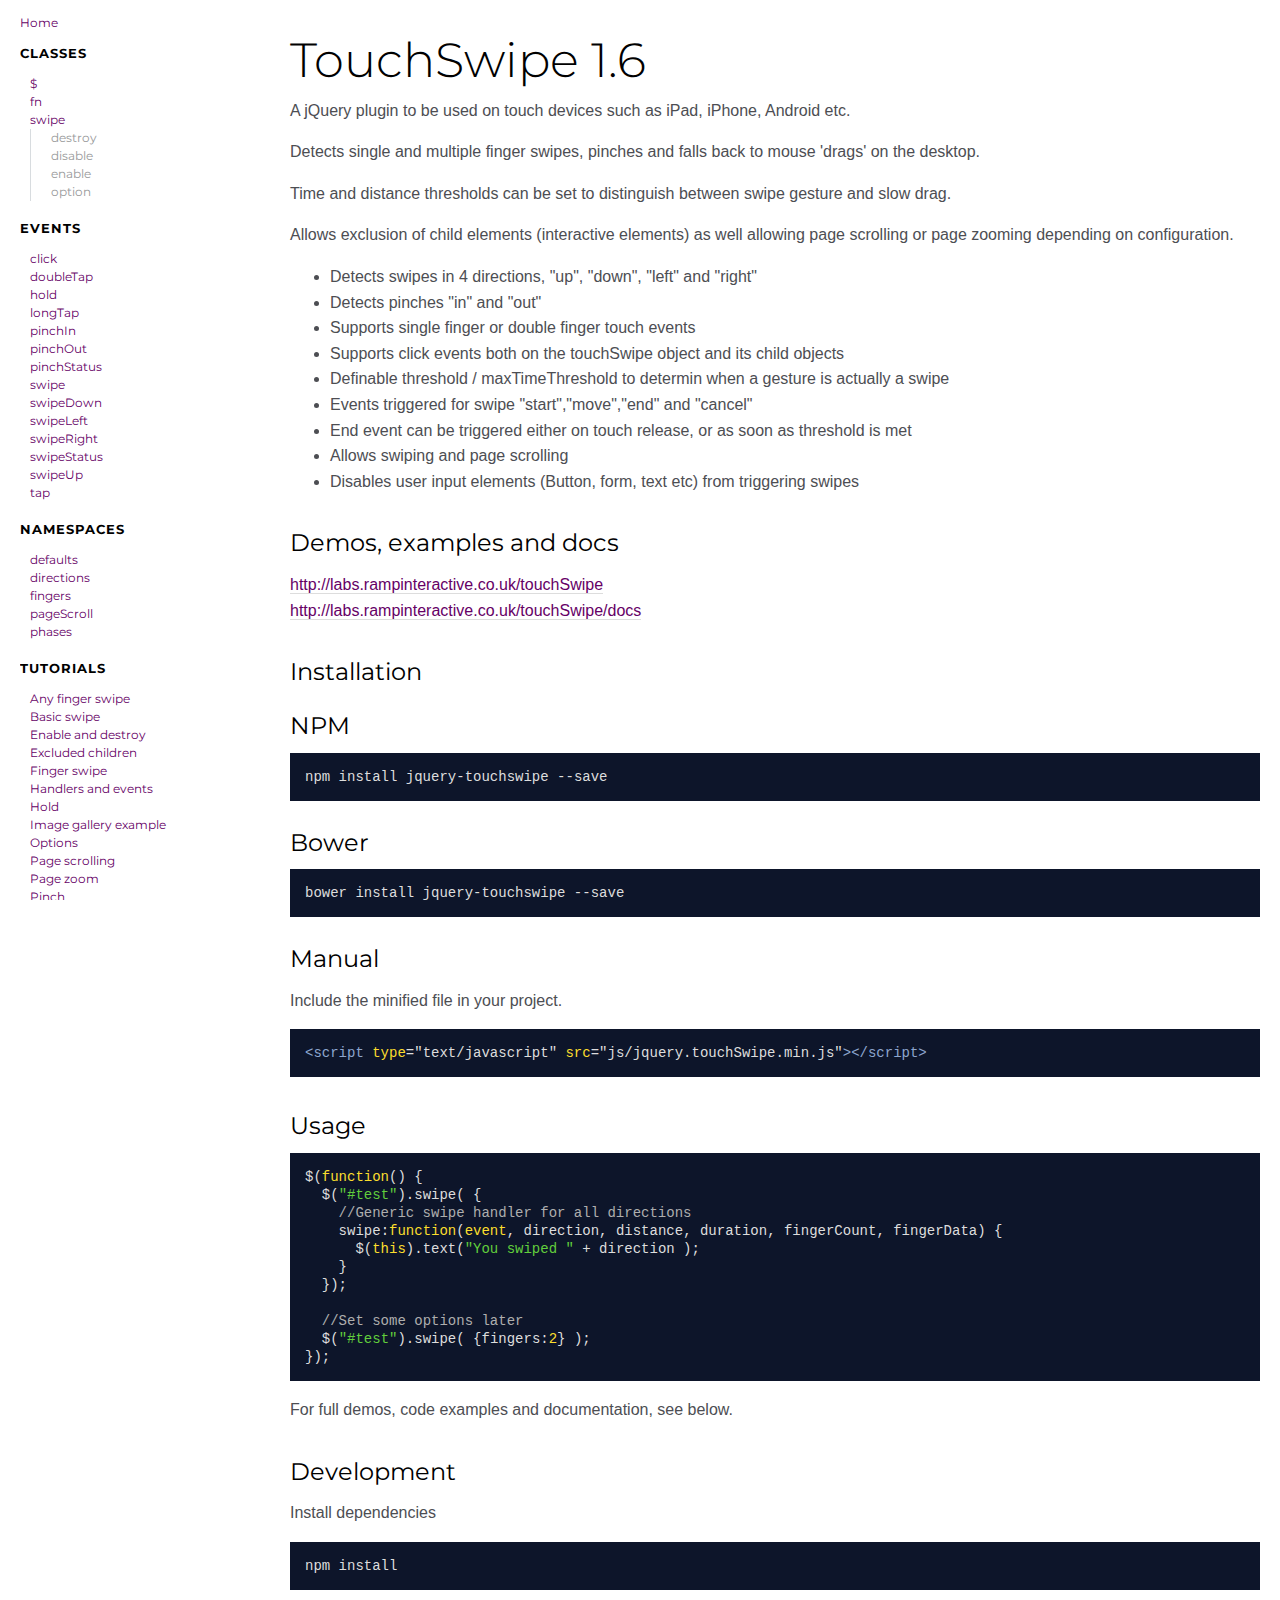
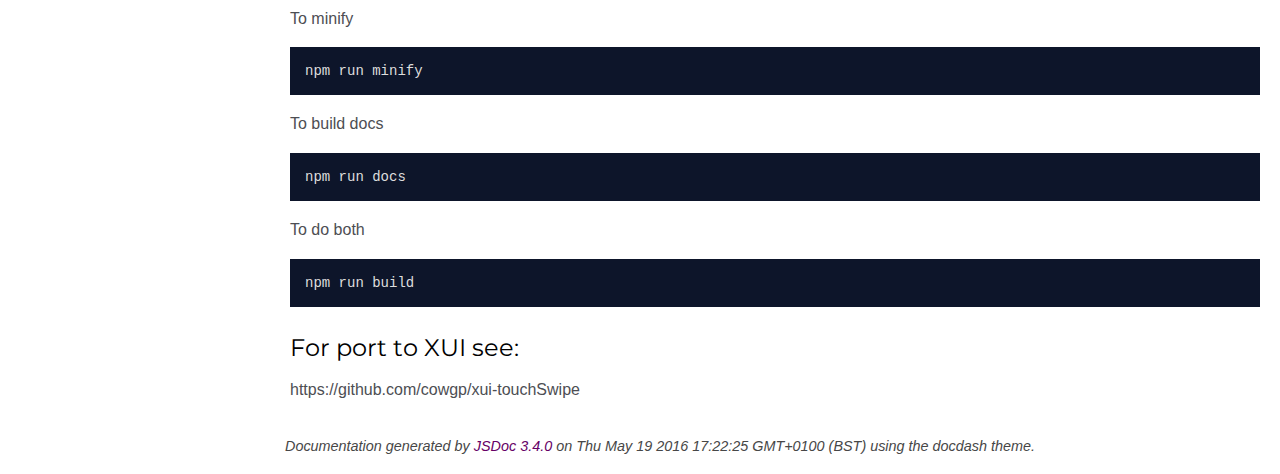
<file: static/scripts/TouchSwipe-Jquery-Plugin-master/docs/index.html>
<!DOCTYPE html>
<html lang="en">
<head>
    <meta charset="utf-8">
    <title>Home - Documentation</title>

    <script src="scripts/prettify/prettify.js"></script>
    <script src="scripts/prettify/lang-css.js"></script>
    <!--[if lt IE 9]>
      <script src="//html5shiv.googlecode.com/svn/trunk/html5.js"></script>
    <![endif]-->
    <link type="text/css" rel="stylesheet" href="https://code.ionicframework.com/ionicons/2.0.1/css/ionicons.min.css">
    <link type="text/css" rel="stylesheet" href="styles/prettify.css">
    <link type="text/css" rel="stylesheet" href="styles/jsdoc.css">
</head>
<body>

<input type="checkbox" id="nav-trigger" class="nav-trigger" />
<label for="nav-trigger" class="navicon-button x">
  <div class="navicon"></div>
</label>

<label for="nav-trigger" class="overlay"></label>

<nav>
    <h2><a href="index.html">Home</a></h2><h3>Classes</h3><ul><li><a href="$.html">$</a></li><li><a href="$.fn.html">fn</a></li><li><a href="$.fn.swipe.html">swipe</a><ul class='methods'><li data-type='method'><a href="$.fn.swipe.html#destroy">destroy</a></li><li data-type='method'><a href="$.fn.swipe.html#disable">disable</a></li><li data-type='method'><a href="$.fn.swipe.html#enable">enable</a></li><li data-type='method'><a href="$.fn.swipe.html#option">option</a></li></ul></li></ul><h3>Events</h3><ul><li><a href="$.fn.swipe.html#event:click">click</a></li><li><a href="$.fn.swipe.html#event:doubleTap">doubleTap</a></li><li><a href="$.fn.swipe.html#event:hold">hold</a></li><li><a href="$.fn.swipe.html#event:longTap">longTap</a></li><li><a href="$.fn.swipe.html#event:pinchIn">pinchIn</a></li><li><a href="$.fn.swipe.html#event:pinchOut">pinchOut</a></li><li><a href="$.fn.swipe.html#event:pinchStatus">pinchStatus</a></li><li><a href="$.fn.swipe.html#event:swipe">swipe</a></li><li><a href="$.fn.swipe.html#event:swipeDown">swipeDown</a></li><li><a href="$.fn.swipe.html#event:swipeLeft">swipeLeft</a></li><li><a href="$.fn.swipe.html#event:swipeRight">swipeRight</a></li><li><a href="$.fn.swipe.html#event:swipeStatus">swipeStatus</a></li><li><a href="$.fn.swipe.html#event:swipeUp">swipeUp</a></li><li><a href="$.fn.swipe.html#event:tap">tap</a></li></ul><h3>Namespaces</h3><ul><li><a href="$.fn.swipe.defaults.html">defaults</a></li><li><a href="$.fn.swipe.directions.html">directions</a></li><li><a href="$.fn.swipe.fingers.html">fingers</a></li><li><a href="$.fn.swipe.pageScroll.html">pageScroll</a></li><li><a href="$.fn.swipe.phases.html">phases</a></li></ul><h3>Tutorials</h3><ul><li><a href="tutorial-Any_finger_swipe.html">Any finger swipe</a></li><li><a href="tutorial-Basic_swipe.html">Basic swipe</a></li><li><a href="tutorial-Enable_and_destroy.html">Enable and destroy</a></li><li><a href="tutorial-Excluded_children.html">Excluded children</a></li><li><a href="tutorial-Finger_swipe.html">Finger swipe</a></li><li><a href="tutorial-Handlers_and_events.html">Handlers and events</a></li><li><a href="tutorial-Hold.html">Hold</a></li><li><a href="tutorial-Image_gallery_example.html">Image gallery example</a></li><li><a href="tutorial-Options.html">Options</a></li><li><a href="tutorial-Page_scrolling.html">Page scrolling</a></li><li><a href="tutorial-Page_zoom.html">Page zoom</a></li><li><a href="tutorial-Pinch.html">Pinch</a></li><li><a href="tutorial-Pinch_and_Swipe.html">Pinch and Swipe</a></li><li><a href="tutorial-Pinch_status.html">Pinch status</a></li><li><a href="tutorial-Single_swipe.html">Single swipe</a></li><li><a href="tutorial-Stop_propegation.html">Stop propegation</a></li><li><a href="tutorial-Swipe_status.html">Swipe status</a></li><li><a href="tutorial-Tap_vs_swipe.html">Tap vs swipe</a></li><li><a href="tutorial-Thresholds.html">Thresholds</a></li><li><a href="tutorial-Trigger_handlers.html">Trigger handlers</a></li><li><a href="tutorial-index_.html">index</a></li></ul>
</nav>

<div id="main">
    

    



    









    


    <section class="readme">
        <article><h1>TouchSwipe 1.6</h1><p>A jQuery plugin to be used on touch devices such as iPad, iPhone, Android etc.</p>
<p>Detects single and multiple finger swipes, pinches and falls back to mouse 'drags' on the desktop.</p>
<p>Time and distance thresholds can be set to distinguish between swipe gesture and slow drag.</p>
<p>Allows exclusion of child elements (interactive elements) as well allowing page scrolling or page zooming depending on configuration.</p>
<ul>
<li>Detects swipes in 4 directions, &quot;up&quot;, &quot;down&quot;, &quot;left&quot; and &quot;right&quot;</li>
<li>Detects pinches &quot;in&quot; and &quot;out&quot;</li>
<li>Supports single finger or double finger touch events</li>
<li>Supports click events both on the touchSwipe object and its child objects</li>
<li>Definable threshold / maxTimeThreshold to determin when a gesture is actually a swipe</li>
<li>Events triggered for swipe &quot;start&quot;,&quot;move&quot;,&quot;end&quot; and &quot;cancel&quot;</li>
<li>End event can be triggered either on touch release, or as soon as threshold is met</li>
<li>Allows swiping and page scrolling</li>
<li>Disables user input elements (Button, form, text etc) from triggering swipes</li>
</ul>
<h2>Demos, examples and docs</h2><p><a href="http://labs.rampinteractive.co.uk/touchSwipe">http://labs.rampinteractive.co.uk/touchSwipe</a><br><a href="http://labs.rampinteractive.co.uk/touchSwipe/docs">http://labs.rampinteractive.co.uk/touchSwipe/docs</a></p>
<h2>Installation</h2><h3>NPM</h3><pre class="prettyprint source lang-bash"><code>npm install jquery-touchswipe --save</code></pre><h3>Bower</h3><pre class="prettyprint source lang-bash"><code>bower install jquery-touchswipe --save</code></pre><h3>Manual</h3><p>Include the minified file in your project.</p>
<pre class="prettyprint source lang-html"><code>&lt;script type=&quot;text/javascript&quot; src=&quot;js/jquery.touchSwipe.min.js&quot;>&lt;/script></code></pre><h2>Usage</h2><pre class="prettyprint source lang-javascript"><code>$(function() {
  $(&quot;#test&quot;).swipe( {
    //Generic swipe handler for all directions
    swipe:function(event, direction, distance, duration, fingerCount, fingerData) {
      $(this).text(&quot;You swiped &quot; + direction );  
    }
  });

  //Set some options later
  $(&quot;#test&quot;).swipe( {fingers:2} );
});</code></pre><p>For full demos, code examples and documentation, see below.</p>
<h2>Development</h2><p>Install dependencies</p>
<pre class="prettyprint source lang-bash"><code>npm install</code></pre><p>To minify</p>
<pre class="prettyprint source lang-bash"><code>npm run minify</code></pre><p>To build docs</p>
<pre class="prettyprint source lang-bash"><code>npm run docs</code></pre><p>To do both</p>
<pre class="prettyprint source lang-bash"><code>npm run build</code></pre><h3>For port to XUI see:</h3><p>https://github.com/cowgp/xui-touchSwipe</p></article>
    </section>






</div>

<br class="clear">

<footer>
    Documentation generated by <a href="https://github.com/jsdoc3/jsdoc">JSDoc 3.4.0</a> on Thu May 19 2016 17:22:25 GMT+0100 (BST) using the docdash theme.
</footer>

<script>prettyPrint();</script>
<script src="scripts/linenumber.js"></script>
</body>
</html>
</file>
<file: static/scripts/TouchSwipe-Jquery-Plugin-master/docs/styles/prettify.css>
.pln {
  color: #ddd;
}

/* string content */
.str {
  color: #61ce3c;
}

/* a keyword */
.kwd {
  color: #fbde2d;
}

/* a comment */
.com {
  color: #aeaeae;
}

/* a type name */
.typ {
  color: #8da6ce;
}

/* a literal value */
.lit {
  color: #fbde2d;
}

/* punctuation */
.pun {
  color: #ddd;
}

/* lisp open bracket */
.opn {
  color: #000000;
}

/* lisp close bracket */
.clo {
  color: #000000;
}

/* a markup tag name */
.tag {
  color: #8da6ce;
}

/* a markup attribute name */
.atn {
  color: #fbde2d;
}

/* a markup attribute value */
.atv {
  color: #ddd;
}

/* a declaration */
.dec {
  color: #EF5050;
}

/* a variable name */
.var {
  color: #c82829;
}

/* a function name */
.fun {
  color: #4271ae;
}

/* Specify class=linenums on a pre to get line numbering */
ol.linenums {
  margin-top: 0;
  margin-bottom: 0;
}
</file>
<file: static/scripts/TouchSwipe-Jquery-Plugin-master/docs/styles/jsdoc.css>
@import url(https://fonts.googleapis.com/css?family=Montserrat:400,700);

* {
  box-sizing: border-box
}

html, body {
  height: 100%;
  width: 100%;
}

body {
  color: #4d4e53;
  background-color: white;
  margin: 0 auto;
  padding: 0 20px;
  font-family: 'Helvetica Neue', Helvetica, sans-serif;
  font-size: 16px;
  line-height: 160%;
}

a,
a:active {
  color: #606;
  text-decoration: none;
}

a:hover {
  text-decoration: none;
}

article a {
  border-bottom: 1px solid #ddd;
}

article a:hover, article a:active {
  border-bottom-color: #222;
}

p, ul, ol, blockquote {
  margin-bottom: 1em;
}

h1, h2, h3, h4, h5, h6 {
  font-family: 'Montserrat', sans-serif;
}

h1, h2, h3, h4, h5, h6 {
  color: #000;
  font-weight: 400;
  margin: 0;
}

h1 {
  font-weight: 300;
  font-size: 48px;
  margin: 1em 0 .5em;
}

h1.page-title {
  font-size: 48px;
  margin: 1em 30px;
}

h2 {
  font-size: 24px;
  margin: 1.5em 0 .3em;
}

h3 {
  font-size: 24px;
  margin: 1.2em 0 .3em;
}

h4 {
  font-size: 18px;
  margin: 1em 0 .2em;
  color: #4d4e53;
}

h4.name {
  color: #fff;
  background: #6d426d;
  box-shadow: 0 .25em .5em #d3d3d3;
  border-top: 1px solid #d3d3d3;
  border-bottom: 1px solid #d3d3d3;
  margin: 1.5em 0 0.5em;
  padding: .75em 0 .75em 10px;
}

h5, .container-overview .subsection-title {
  font-size: 120%;
  letter-spacing: -0.01em;
  margin: 8px 0 3px 0;
}

h6 {
  font-size: 100%;
  letter-spacing: -0.01em;
  margin: 6px 0 3px 0;
  font-style: italic;
}

tt, code, kbd, samp {
  font-family: Consolas, Monaco, 'Andale Mono', monospace;
  background: #f4f4f4;
  padding: 1px 5px;
}

.class-description {
  font-size: 130%;
  line-height: 140%;
  margin-bottom: 1em;
  margin-top: 1em;
}

.class-description:empty {
  margin: 0
}

#main {
  float: right;
  min-width: 360px;
  width: calc(100% - 240px);
}

header {
  display: block
}

section {
  display: block;
  background-color: #fff;
  padding: 0 0 0 30px;
}

.variation {
  display: none
}

.signature-attributes {
  font-size: 60%;
  color: #eee;
  font-style: italic;
  font-weight: lighter;
}

nav {
  float: left;
  display: block;
  width: 250px;
  background: #fff;
  overflow: auto;
  position: fixed;
  height: 100%;
}

nav h3 {
  margin-top: 12px;
  font-size: 13px;
  text-transform: uppercase;
  letter-spacing: 1px;
  font-weight: 700;
  line-height: 24px;
  margin: 15px 0 10px;
  padding: 0;
  color: #000;
}

nav ul {
  font-family: 'Lucida Grande', 'Lucida Sans Unicode', arial, sans-serif;
  font-size: 100%;
  line-height: 17px;
  padding: 0;
  margin: 0;
  list-style-type: none;
}

nav ul a,
nav ul a:active {
  font-family: 'Montserrat', sans-serif;
  line-height: 18px;
  padding: 0;
  display: block;
  font-size: 12px;
}

nav a:hover,
nav a:active {
  color: #606;
}

nav > ul {
  padding: 0 10px;
}

nav > ul > li > a {
  color: #606;
}

nav ul ul {
  margin-bottom: 10px
}

nav ul ul a {
  color: hsl(207, 1%, 60%);
  border-left: 1px solid hsl(207, 10%, 86%);
}

nav ul ul a,
nav ul ul a:active {
  padding-left: 20px
}

nav h2 {
   font-size: 12px;
   margin: 0;
   padding: 0;
}

nav > h2 > a {
   display: block;
   margin: 10px 0 -10px;
   color: #606 !important;
}

footer {
  color: hsl(0, 0%, 28%);
  margin-left: 250px;
  display: block;
  padding: 15px;
  font-style: italic;
  font-size: 90%;
}

.ancestors {
  color: #999
}

.ancestors a {
   color: #999 !important;
}

.clear {
  clear: both
}

.important {
  font-weight: bold;
  color: #950B02;
}

.yes-def {
  text-indent: -1000px
}

.type-signature {
  color: #CA79CA
}

.type-signature:last-child {
  color: #eee;
}

.name, .signature {
  font-family: Consolas, Monaco, 'Andale Mono', monospace
}

.signature {
    color: #fc83ff;
}

.details {
  margin-top: 6px;
  border-left: 2px solid #DDD;
  line-height: 20px;
  font-size: 14px;
}

.details dt {
   width: 120px;
   float: left;
   padding-left: 10px;
}

.details dd {
   margin-left: 70px;
   margin-top: 6px;
   margin-bottom: 6px;
}

.details ul {
   margin: 0
}

.details ul {
   list-style-type: none
}

.details pre.prettyprint {
   margin: 0
}

.details .object-value {
   padding-top: 0
}

.description {
  margin-bottom: 1em;
  margin-top: 1em;
}

.code-caption {
  font-style: italic;
  font-size: 107%;
  margin: 0;
}

.prettyprint {
  font-size: 14px;
  overflow: auto;
}

.prettyprint.source {
  width: inherit;
  line-height: 18px;
  display: block;
  background-color: #0d152a;
  color: #aeaeae;
}

.prettyprint code {
  line-height: 18px;
  display: block;
  background-color: #0d152a;
  color: #4D4E53;
}

.prettyprint > code {
  padding: 15px;
}

.prettyprint .linenums code {
  padding: 0 15px
}

.prettyprint .linenums li:first-of-type code {
  padding-top: 15px
}

.prettyprint code span.line {
  display: inline-block
}

.prettyprint.linenums {
  padding-left: 70px;
  -webkit-user-select: none;
  -moz-user-select: none;
  -ms-user-select: none;
  user-select: none;
}

.prettyprint.linenums ol {
   padding-left: 0
}

.prettyprint.linenums li {
   border-left: 3px #34446B solid;
}

.prettyprint.linenums li.selected, .prettyprint.linenums li.selected * {
   background-color: #34446B;
}

.prettyprint.linenums li * {
   -webkit-user-select: text;
   -moz-user-select: text;
   -ms-user-select: text;
   user-select: text;
}

.params, .props {
  border-spacing: 0;
  border: 1px solid #ddd;
  border-collapse: collapse;
  border-radius: 3px;
  box-shadow: 0 1px 3px rgba(0,0,0,0.1);
  width: 100%;
  font-size: 14px;
  margin: 1em 0;
}

.params .type {
  white-space: nowrap;
}

.params code {
  white-space: pre;
}

.params td, .params .name, .props .name, .name code {
   color: #4D4E53;
   font-family: Consolas, Monaco, 'Andale Mono', monospace;
   font-size: 100%;
}

.params td, .params th, .props td, .props th {
   margin: 0px;
   text-align: left;
   vertical-align: top;
   padding: 10px;
   display: table-cell;
}

.params td {
   border-top: 1px solid #eee
}

.params thead tr, .props thead tr {
   background-color: #fff;
   font-weight: bold;
}

.params .params thead tr, .props .props thead tr {
   background-color: #fff;
   font-weight: bold;
}

.params td.description > p:first-child, .props td.description > p:first-child {
   margin-top: 0;
   padding-top: 0;
}

.params td.description > p:last-child, .props td.description > p:last-child {
   margin-bottom: 0;
   padding-bottom: 0;
}

span.param-type, .params td .param-type, .param-type dd {
   color: #606;
  font-family: Consolas, Monaco, 'Andale Mono', monospace
}

.param-type dt, .param-type dd {
  display: inline-block
}

.param-type {
  margin: 14px 0;
}

.disabled {
  color: #454545
}

/* navicon button */
.navicon-button {
  display: none;
  position: relative;
  padding: 2.0625rem 1.5rem;
  transition: 0.25s;
  cursor: pointer;
  -webkit-user-select: none;
     -moz-user-select: none;
      -ms-user-select: none;
          user-select: none;
  opacity: .8;
}
.navicon-button .navicon:before, .navicon-button .navicon:after {
  transition: 0.25s;
}
.navicon-button:hover {
  transition: 0.5s;
  opacity: 1;
}
.navicon-button:hover .navicon:before, .navicon-button:hover .navicon:after {
  transition: 0.25s;
}
.navicon-button:hover .navicon:before {
  top: .825rem;
}
.navicon-button:hover .navicon:after {
  top: -.825rem;
}

/* navicon */
.navicon {
  position: relative;
  width: 2.5em;
  height: .3125rem;
  background: #000;
  transition: 0.3s;
  border-radius: 2.5rem;
}
.navicon:before, .navicon:after {
  display: block;
  content: "";
  height: .3125rem;
  width: 2.5rem;
  background: #000;
  position: absolute;
  z-index: -1;
  transition: 0.3s 0.25s;
  border-radius: 1rem;
}
.navicon:before {
  top: .625rem;
}
.navicon:after {
  top: -.625rem;
}

/* open */
.nav-trigger:checked + label:not(.steps) .navicon:before,
.nav-trigger:checked + label:not(.steps) .navicon:after {
  top: 0 !important;
}

.nav-trigger:checked + label .navicon:before,
.nav-trigger:checked + label .navicon:after {
  transition: 0.5s;
}

/* Minus */
.nav-trigger:checked + label {
  -webkit-transform: scale(0.75);
          transform: scale(0.75);
}

/* × and + */
.nav-trigger:checked + label.plus .navicon,
.nav-trigger:checked + label.x .navicon {
  background: transparent;
}

.nav-trigger:checked + label.plus .navicon:before,
.nav-trigger:checked + label.x .navicon:before {
  -webkit-transform: rotate(-45deg);
          transform: rotate(-45deg);
  background: #FFF;
}

.nav-trigger:checked + label.plus .navicon:after,
.nav-trigger:checked + label.x .navicon:after {
  -webkit-transform: rotate(45deg);
          transform: rotate(45deg);
  background: #FFF;
}

.nav-trigger:checked + label.plus {
  -webkit-transform: scale(0.75) rotate(45deg);
          transform: scale(0.75) rotate(45deg);
}

.nav-trigger:checked ~ nav {
  left: 0 !important;
}

.nav-trigger:checked ~ .overlay {
  display: block;
}

.nav-trigger {
  position: fixed;
  top: 0;
  clip: rect(0, 0, 0, 0);
}

.overlay {
  display: none;
  position: fixed;
  top: 0;
  bottom: 0;
  left: 0;
  right: 0;
  width: 100%;
  height: 100%;
  background: hsla(0, 0%, 0%, 0.5);
  z-index: 1;
}

@media only screen and (min-width: 320px) and (max-width: 680px) {
  body {
    overflow-x: hidden;
  }

  nav {
    background: #FFF;
    width: 250px;
    height: 100%;
    position: fixed;
    top: 0;
    right: 0;
    bottom: 0;
    left: -250px;
    z-index: 3;
    padding: 0 10px;
    transition: left 0.2s;
  }

  .navicon-button {
    display: inline-block;
    position: fixed;
    top: 1.5em;
    right: 0;
    z-index: 2;
  }

  #main {
    width: 100%;
    min-width: 360px;
  }

  #main h1.page-title {
    margin: 1em 0;
  }

  #main section {
    padding: 0;
  }

  footer {
    margin-left: 0;
  }
}
</file>
